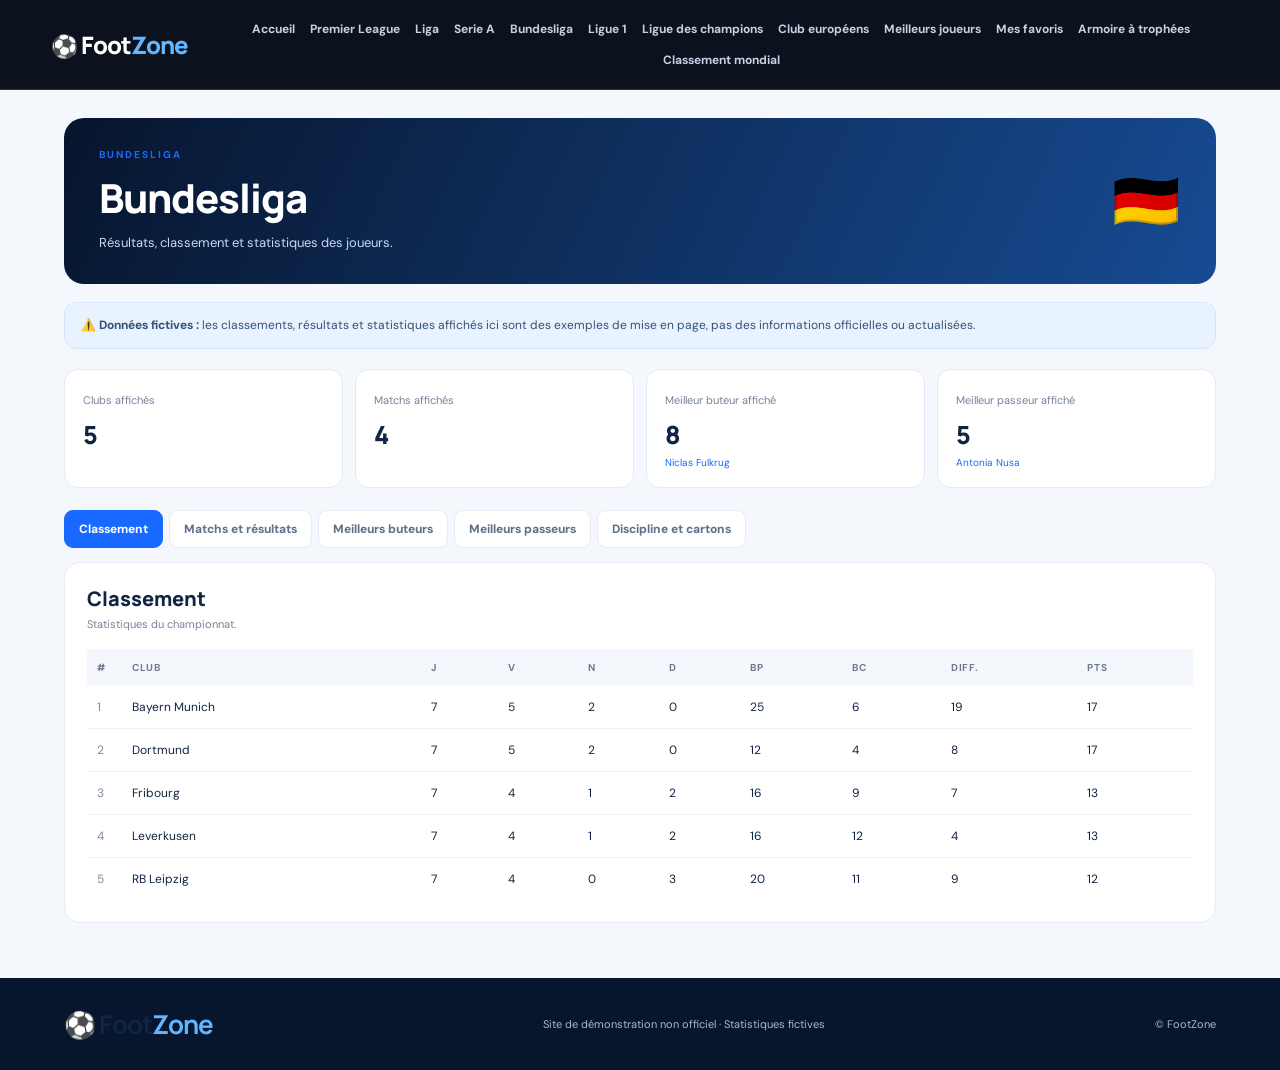
<file: bundesliga.html>
<!DOCTYPE html>
<html lang="fr">
<head>
  <meta charset="UTF-8">
  <meta name="viewport" content="width=device-width, initial-scale=1.0">
  <title>Championnat — FootZone</title>
  <link rel="stylesheet" href="style.css">
  <script src="script.js" defer></script>
</head>
<body>
      <header class="topbar">

        <a class="logo" href="index.html">
            <span class="logo-ball">⚽</span>
            Foot<span>Zone</span>
        </a>

        <button class="menu-toggle" aria-label="Ouvrir le menu">
            ☰
        </button>

        <nav class="nav">
            <a href="index.html">Accueil</a>
            <a href="premier.html">Premier League</a>
            <a href="liga.html">Liga</a>
            <a href="seria.html">Serie A</a>
            <a href="bundesliga.html">Bundesliga</a>
            <a href="ligue1.html">Ligue 1</a>
            <a href="ldc.html">Ligue des champions</a>
            <a href="club.html">Club européens</a>
            <a href="joueur.html">Meilleurs joueurs</a>
            <a href="favoris.html">Mes favoris</a>
            <a href="trophe.html">Armoire à trophées</a>
            <a href="classement.html">Classement mondial</a>
        </nav>

    </header>
  <main class="container">
    <div id="league-header"></div>
    <div class="notice"><strong>⚠️ Données fictives :</strong> les classements, résultats et statistiques affichés ici sont des exemples de mise en page, pas des informations officielles ou actualisées.</div>
    <section class="stats-grid" id="league-stats"></section>
    <div class="tabs" id="league-tabs"></div>
    <section class="data-panel" id="league-data"><div class="empty">Chargement des statistiques…</div></section>
  </main>
  <footer class="footer"><a class="logo" href="index.html">⚽ Foot<span>Zone</span></a><p>Site de démonstration non officiel · Statistiques fictives</p><span>© FootZone</span></footer>
</body>
</html>
</file>
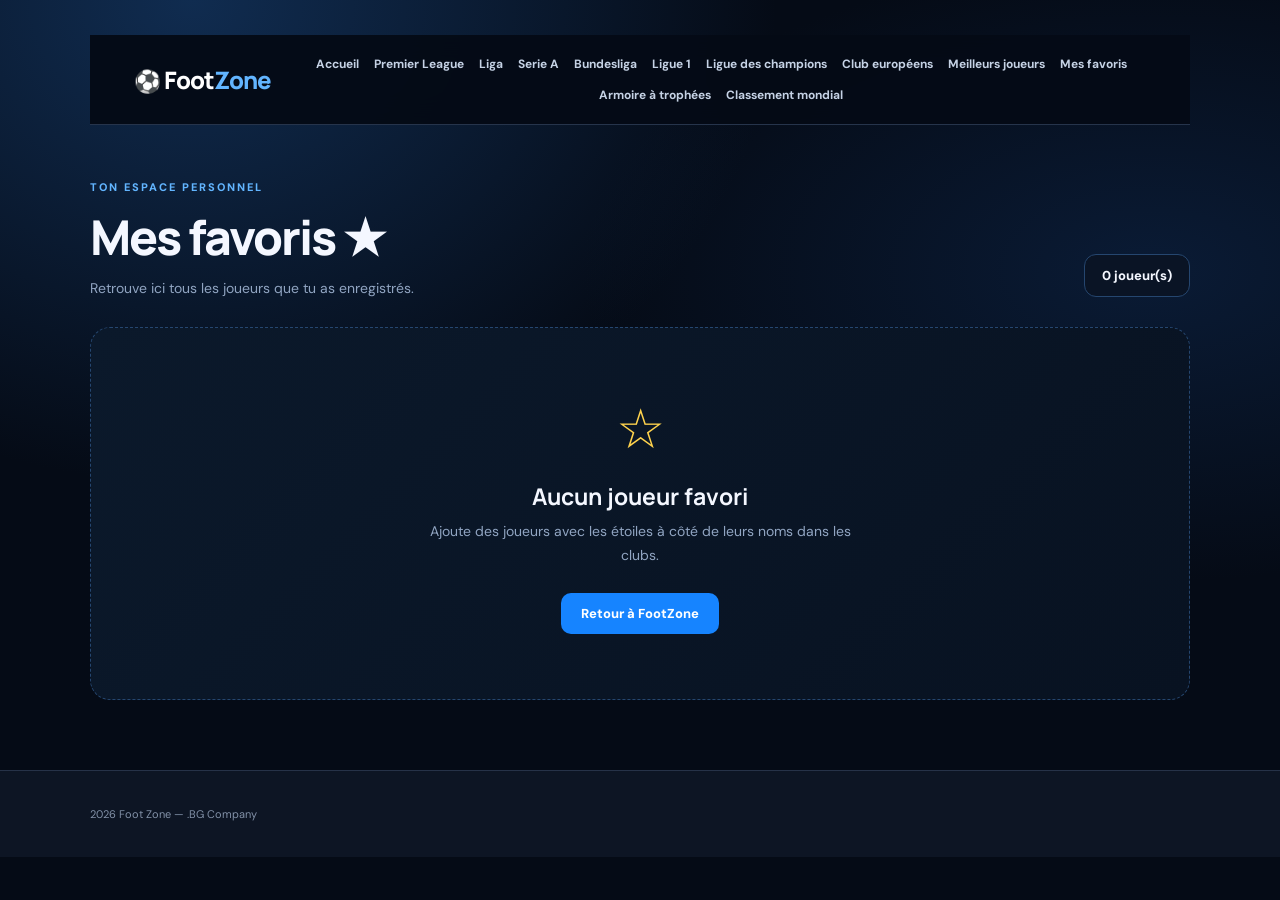
<file: favoris.html>
<!DOCTYPE html>
<html lang="fr">
<head>
  <meta charset="UTF-8">
  <meta name="viewport" content="width=device-width, initial-scale=1.0">

  <title>Mes joueurs favoris - FootZone</title>

  <link rel="stylesheet" href="style.css">
  <link rel="stylesheet" href="favoris.css">
</head>

<body class="favorites-page-body">
  <main class="favorites-page">

        <header class="topbar">
        <a class="logo" href="index.html">
            <span class="logo-ball">⚽</span>
            Foot<span>Zone</span>
        </a>
        <button class="menu-toggle" aria-label="Ouvrir le menu">
            ☰
        </button>
        <nav class="nav">
            <a href="index.html">Accueil</a>
            <a href="premier.html">Premier League</a>
            <a href="liga.html">Liga</a>
            <a href="seria.html">Serie A</a>
            <a href="bundesliga.html">Bundesliga</a>
            <a href="ligue1.html">Ligue 1</a>
            <a href="ldc.html">Ligue des champions</a>
            <a href="club.html">Club européens</a>
            <a href="joueur.html">Meilleurs joueurs</a>
            <a href="favoris.html">Mes favoris</a>
            <a href="trophe.html">Armoire à trophées</a>
            <a href="classement.html">Classement mondial</a>
        </nav>

    </header>

    <section class="favorites-heading">
      <div>
        <div class="eyebrow">Ton espace personnel</div>

        <h1>
          Mes favoris
          <span class="favorite-title-star">★</span>
        </h1>

        <p>
          Retrouve ici tous les joueurs que tu as enregistrés.
        </p>
      </div>

      <div class="count-pill">
        <span id="favoritesCount">0</span> joueur(s)
      </div>
    </section>

    <section
      id="favoritesList"
      class="favorites-list"
      aria-live="polite">
    </section>

  </main>

  <script src="favoris.js"></script>
<footer>
    <p> 2026 Foot Zone — .BG Company </p>
</footer>
</body>
</html>
</file>
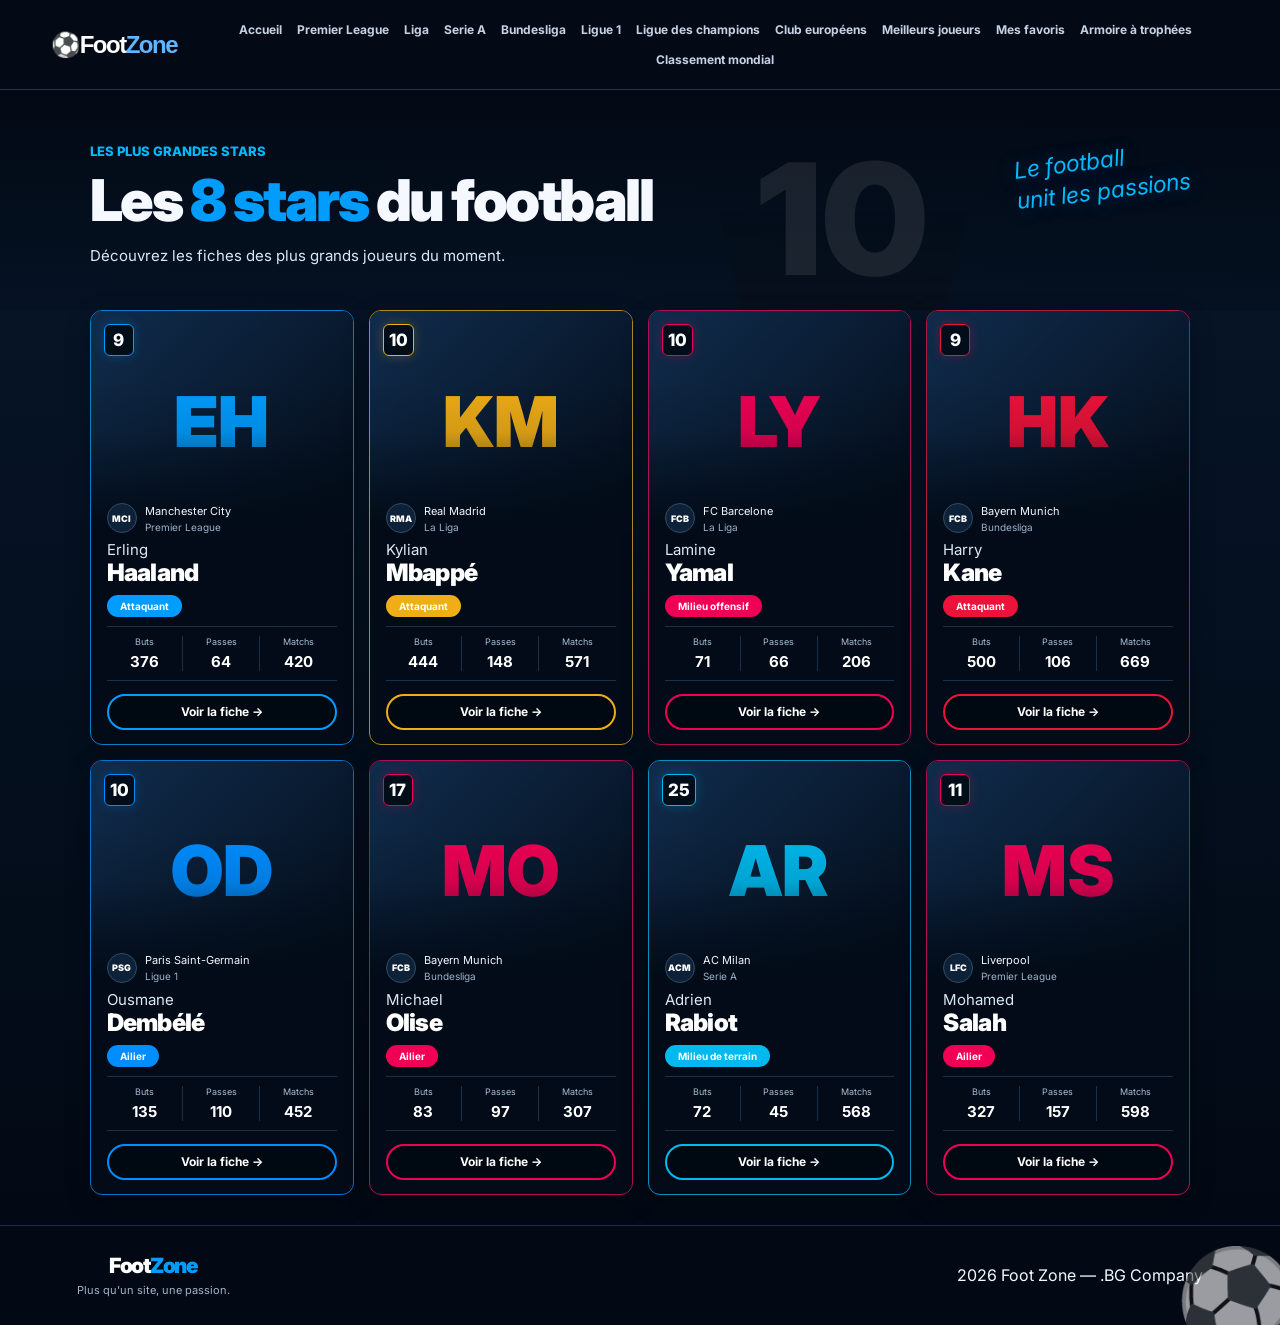
<file: joueur.html>
<!DOCTYPE html>
<html lang="fr">
<head>
  <meta charset="UTF-8">
  <meta name="viewport" content="width=device-width, initial-scale=1.0">
  <title>FootZone - Les 8 stars du football</title>
  <link rel="stylesheet" href="joueur.css">
  <script src="joueur.js" defer></script>
</head>
<body>

          <header class="topbar">
        <a class="logo" href="index.html">
            <span class="logo-ball">⚽</span>
            Foot<span>Zone</span>
        </a>
        <button class="menu-toggle" aria-label="Ouvrir le menu">
            ☰
        </button>
        <nav class="nav">
            <a href="index.html">Accueil</a>
            <a href="premier.html">Premier League</a>
            <a href="liga.html">Liga</a>
            <a href="seria.html">Serie A</a>
            <a href="bundesliga.html">Bundesliga</a>
            <a href="ligue1.html">Ligue 1</a>
            <a href="ldc.html">Ligue des champions</a>
            <a href="club.html">Club européens</a>
            <a href="joueur.html">Meilleurs joueurs</a>
            <a href="favoris.html">Mes favoris</a>
            <a href="trophe.html">Armoire à trophées</a>
            <a href="trophe.html">Classement mondial</a>
        </nav>

    </header>

  <main>
    <section class="hero">
      <div class="hero-content">
        <p class="hero-label">LES PLUS GRANDES STARS</p>
        <h1>Les <span>8 stars</span> du football</h1>
        <p class="hero-description">
          Découvrez les fiches des plus grands joueurs du moment.
        </p>
      </div>

      <div class="hero-player">
        <div class="hero-number">10</div>
      </div>

      <div class="hero-slogan">
        Le football<br>
        unit les passions
      </div>
    </section>

    <section class="players-section">
      <div class="players-grid" id="players"></div>
    </section>
  </main>

  <div class="modal" id="playerModal">
    <div class="modal-content">
      <button class="modal-close" id="closeModal" aria-label="Fermer">&times;</button>
      <div id="modalDetails"></div>
    </div>
  </div>

  <footer>

    <div class="footer-brand">
      <a href="index.html" class="logo">Foot<span class="logo-blue">Zone</span></a>
      <p>Plus qu'un site, une passion.</p>
    </div>

    <div class="footer-ball">⚽</div>
    <p> 2026 Foot Zone — .BG Company </p>
  </footer>

</body>
</html>
</file>
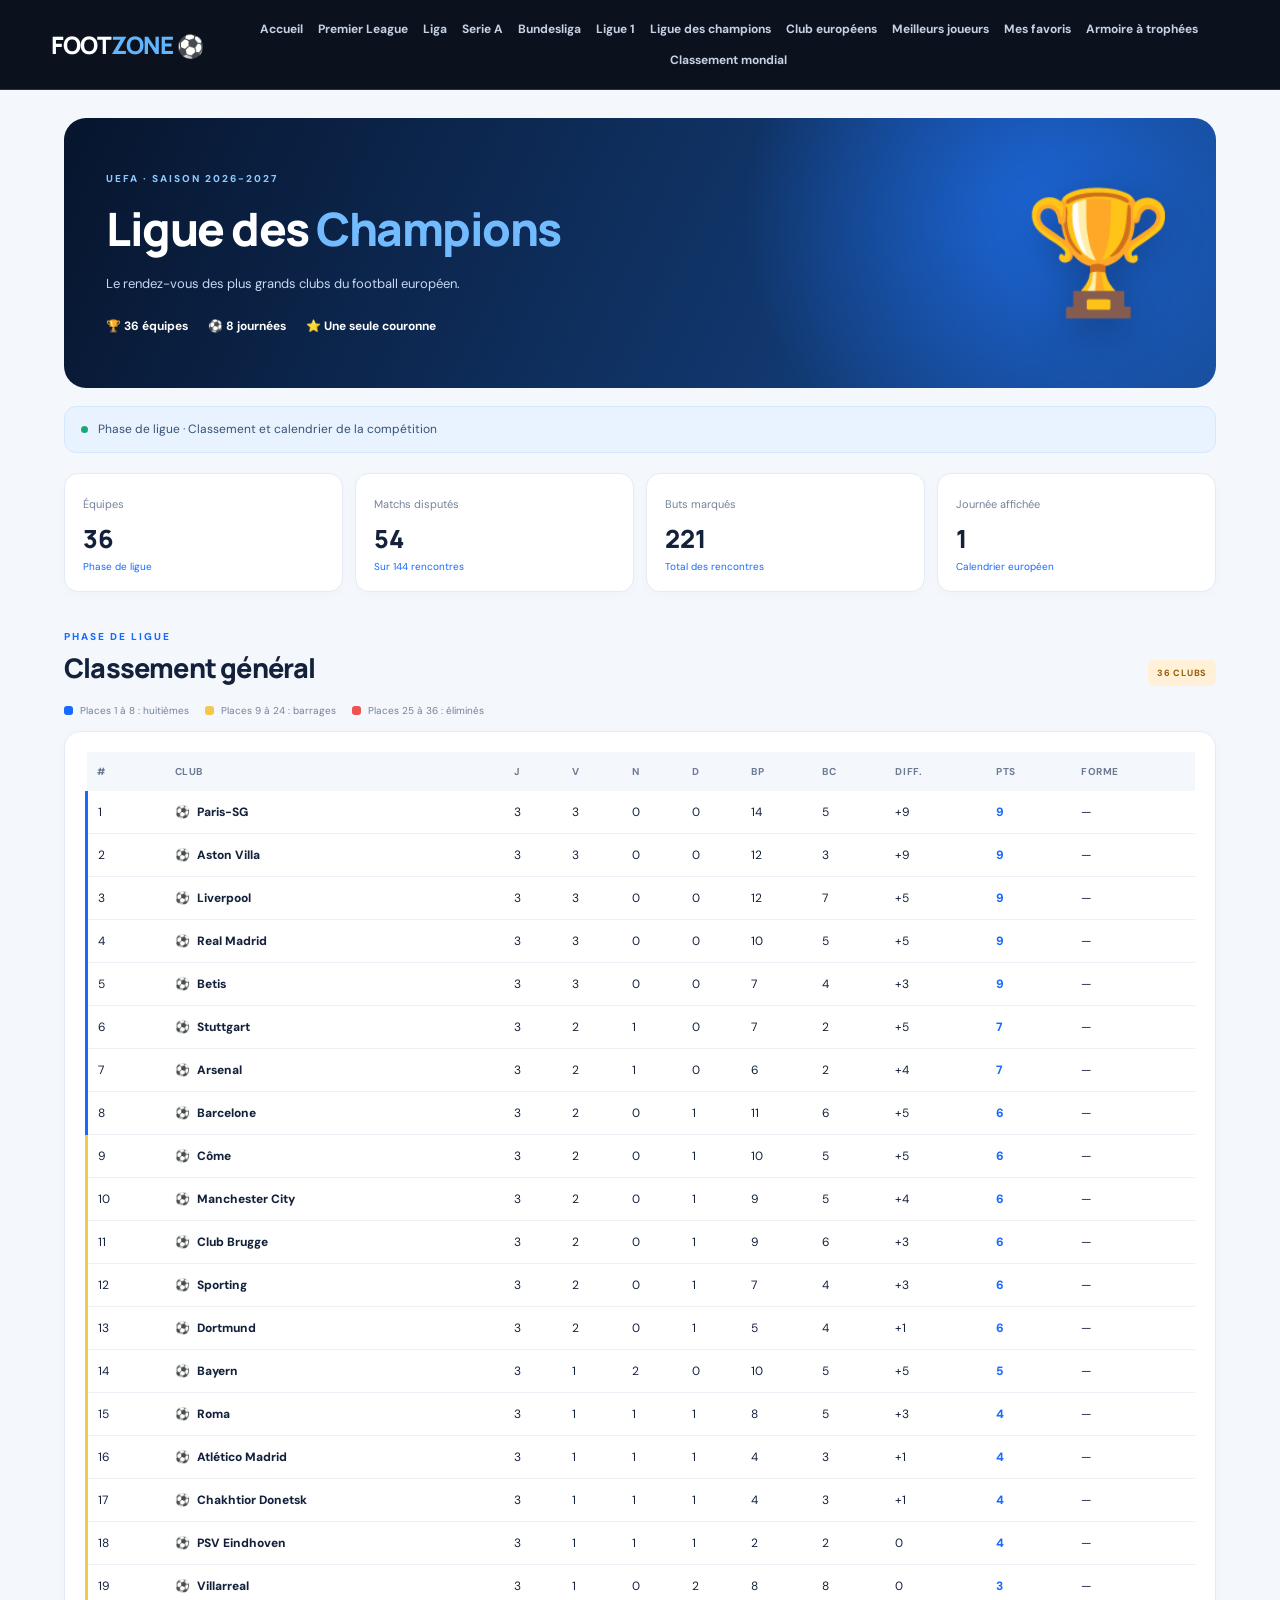
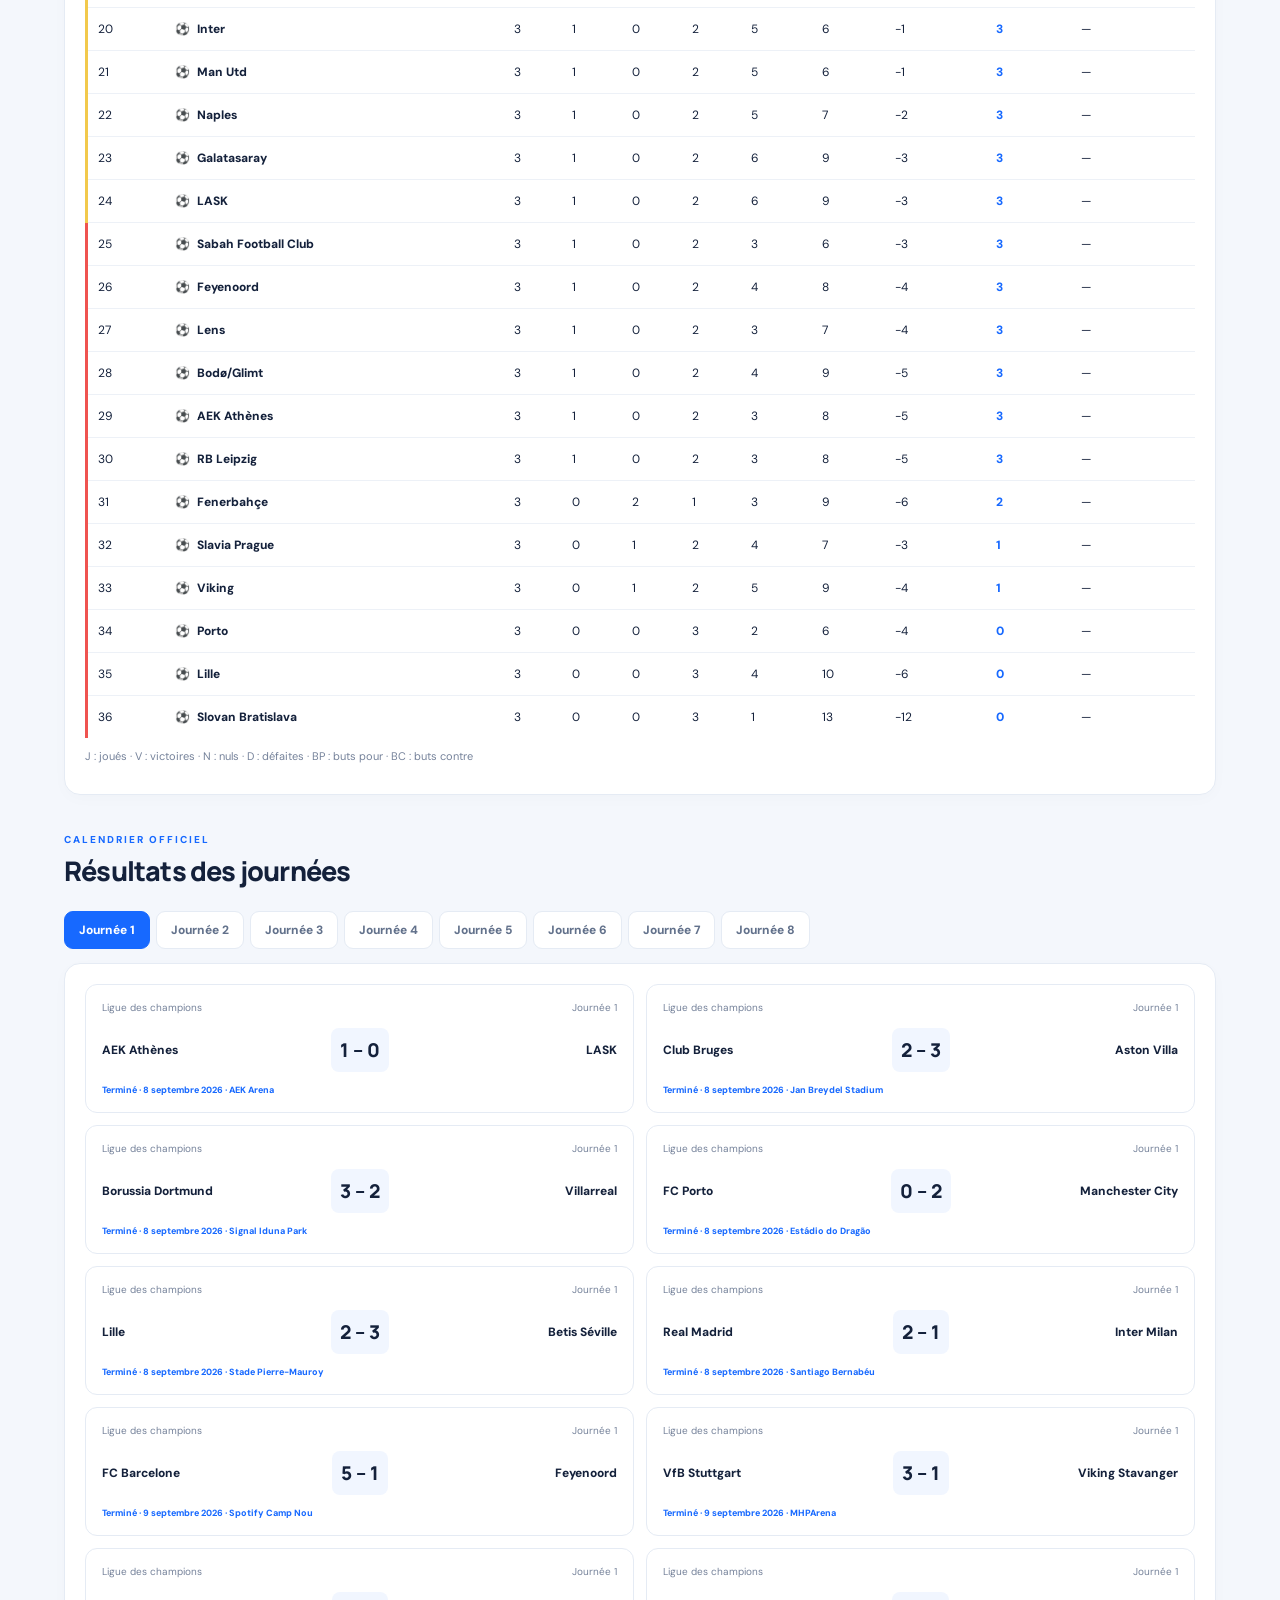
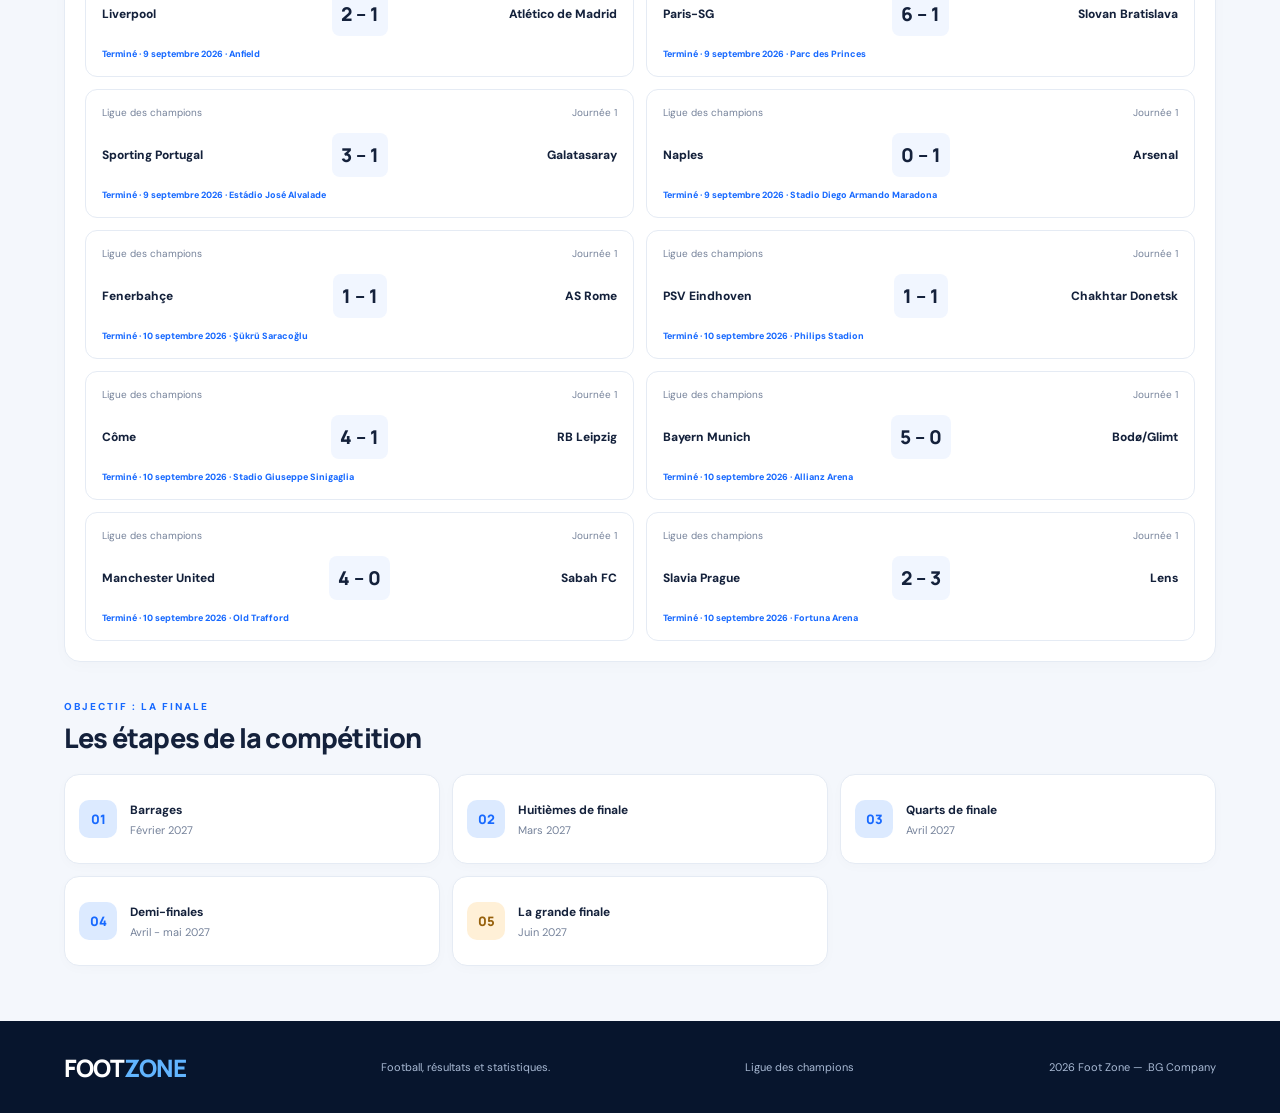
<file: ldc.html>
<!DOCTYPE html>
<html lang="fr">
<head>
  <meta charset="UTF-8">
  <meta name="viewport" content="width=device-width, initial-scale=1.0">
  <title>Ligue des champions - FootZone</title>
  <link rel="stylesheet" href="lds.css">
</head>
<body>
  <header class="topbar">
    <a href="index.html" class="logo">FOOT<span>ZONE</span> <span class="logo-ball">⚽</span></a>
    <nav class="nav">
            <a href="index.html">Accueil</a>
            <a href="premier.html">Premier League</a>
            <a href="liga.html">Liga</a>
            <a href="seria.html">Serie A</a>
            <a href="bundesliga.html">Bundesliga</a>
            <a href="ligue1.html">Ligue 1</a>
            <a href="ldc.html">Ligue des champions</a>
            <a href="club.html">Club européens</a>
            <a href="joueur.html">Meilleurs joueurs</a>
            <a href="favoris.html">Mes favoris</a>
            <a href="trophe.html">Armoire à trophées</a>
            <a href="classement.html">Classement mondial</a>
        </nav>
    <button class="menu-toggle" id="menuToggle">☰</button>
  </header>

  <main class="container">
    <section class="page-hero">
      <div>
        <span class="hero-eyebrow">UEFA · SAISON 2026-2027</span>
        <h1>Ligue des <span>Champions</span></h1>
        <p>Le rendez-vous des plus grands clubs du football européen.</p>
        <div class="hero-details">
          <span>🏆 36 équipes</span>
          <span>⚽ 8 journées</span>
          <span>⭐ Une seule couronne</span>
        </div>
      </div>
      <div class="page-flag">🏆</div>
    </section>

    <div class="notice">
      <span class="live-dot"></span>
      Phase de ligue · Classement et calendrier de la compétition
    </div>

    <section class="stats-grid">
      <article class="stat-card">
        <span>Équipes</span>
        <strong id="totalEquipes">36</strong>
        <small>Phase de ligue</small>
      </article>
      <article class="stat-card">
        <span>Matchs disputés</span>
        <strong id="totalMatchs">0</strong>
        <small>Sur 144 rencontres</small>
      </article>
      <article class="stat-card">
        <span>Buts marqués</span>
        <strong id="totalButs">0</strong>
        <small>Total des rencontres</small>
      </article>
      <article class="stat-card">
        <span>Journée affichée</span>
        <strong id="journeeActuelle">1</strong>
        <small>Calendrier européen</small>
      </article>
    </section>
    

    <section class="section">
      <div class="section-heading">
        <div>
          <span class="eyebrow">PHASE DE LIGUE</span>
          <h2>Classement général</h2>
        </div>
        <span class="fake-badge">36 CLUBS</span>
      </div>

      <div class="legend">
        <span><i class="legend-blue"></i> Places 1 à 8 : huitièmes</span>
        <span><i class="legend-yellow"></i> Places 9 à 24 : barrages</span>
        <span><i class="legend-red"></i> Places 25 à 36 : éliminés</span>
      </div>

      <div class="data-panel">
        <div class="table-wrap">
          <table>
            <thead>
              <tr>
                <th>#</th>
                <th>Club</th>
                <th>J</th>
                <th>V</th>
                <th>N</th>
                <th>D</th>
                <th>BP</th>
                <th>BC</th>
                <th>Diff.</th>
                <th>Pts</th>
                <th>Forme</th>
              </tr>
            </thead>
            <tbody id="classement"></tbody>
          </table>
        </div>
        <p class="muted">J : joués · V : victoires · N : nuls · D : défaites · BP : buts pour · BC : buts contre</p>
      </div>
    </section>

    <section class="section">
      <div class="section-heading">
        <div>
          <span class="eyebrow">CALENDRIER OFFICIEL </span>
          <h2>Résultats des journées</h2>
        </div>
      </div>
      <div class="tabs" id="boutonsJournees"></div>
      <div class="data-panel">
        <div id="matchs" class="match-cards"></div>
      </div>
    </section>

    <section class="section">
      <div class="section-heading">
        <div>
          <span class="eyebrow">OBJECTIF : LA FINALE</span>
          <h2>Les étapes de la compétition</h2>
        </div>
      </div>
      <div class="league-grid phases">
        <article class="league-card">
          <span class="phase-number">01</span>
          <div><strong>Barrages</strong><small>Février 2027</small></div>
        </article>
        <article class="league-card">
          <span class="phase-number">02</span>
          <div><strong>Huitièmes de finale</strong><small>Mars 2027</small></div>
        </article>
        <article class="league-card">
          <span class="phase-number">03</span>
          <div><strong>Quarts de finale</strong><small>Avril 2027</small></div>
        </article>
        <article class="league-card">
          <span class="phase-number">04</span>
          <div><strong>Demi-finales</strong><small>Avril - mai 2027</small></div>
        </article>
        <article class="league-card final-card">
          <span class="phase-number">05</span>
          <div><strong>La grande finale</strong><small>Juin 2027</small></div>
        </article>
      </div>
    </section>
  </main>

  <footer class="footer">
    <a href="index.html" class="logo">FOOT<span>ZONE</span></a>
    <p>Football, résultats et statistiques.</p>
    <span>Ligue des champions</span>
    <p> 2026 Foot Zone — .BG Company </p>
  </footer>

  <script src="lds.js"></script>
</body>
</html>
</file>
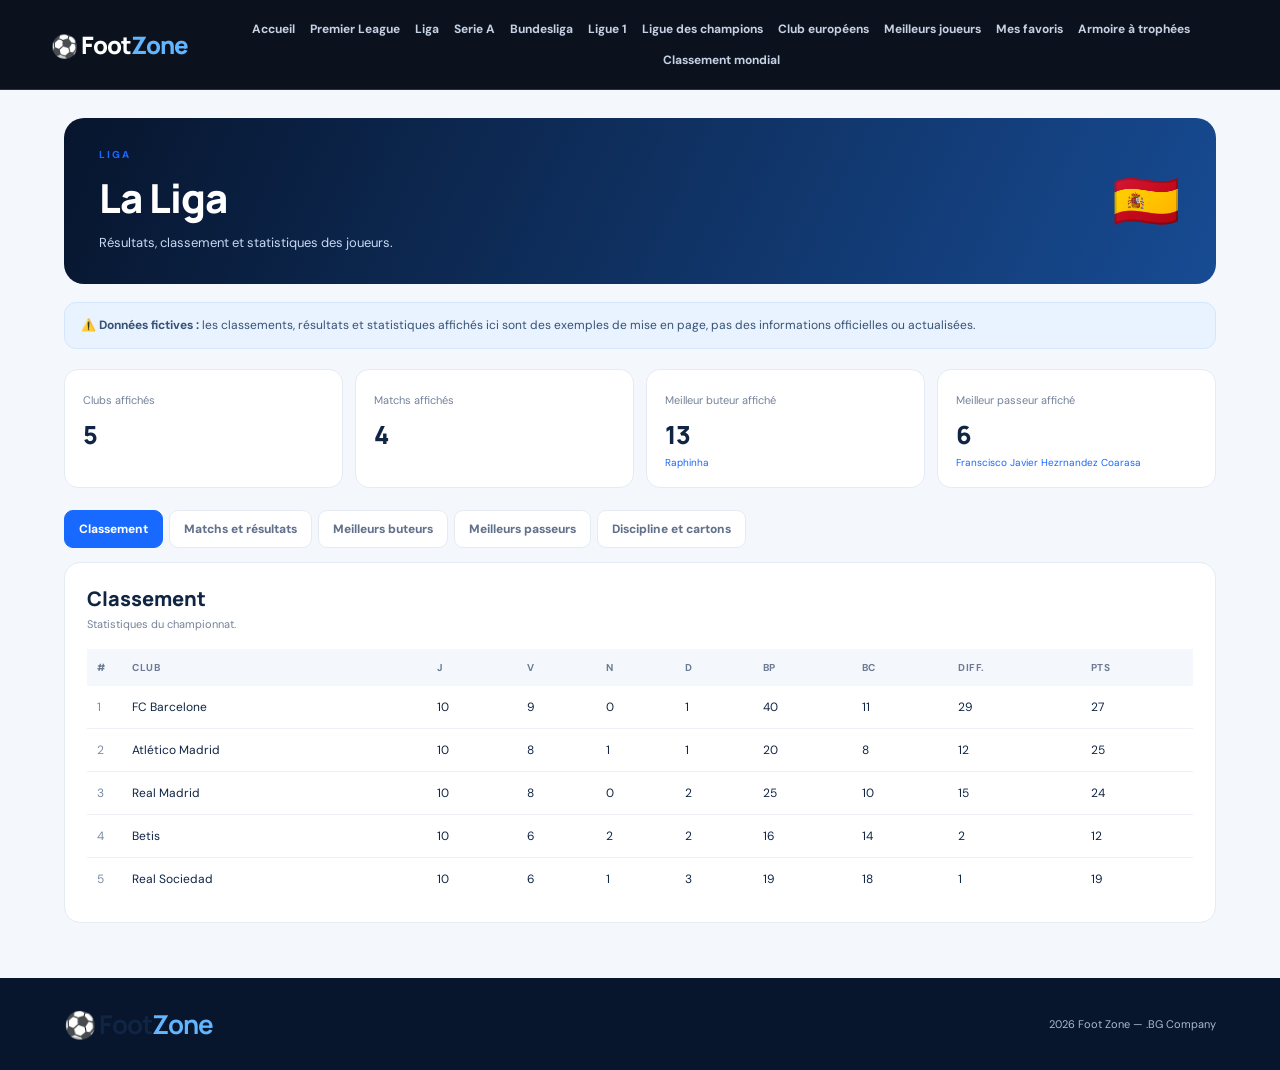
<file: liga.html>
<!DOCTYPE html>
<html lang="fr">
<head>
  <meta charset="UTF-8">
  <meta name="viewport" content="width=device-width, initial-scale=1.0">
  <title>Championnat — FootZone</title>
  <link rel="stylesheet" href="style.css">
  <script src="script.js" defer></script>
</head>
<body>
          <header class="topbar">
        <a class="logo" href="index.html">
            <span class="logo-ball">⚽</span>
            Foot<span>Zone</span>
        </a>
        <button class="menu-toggle" aria-label="Ouvrir le menu">
            ☰
        </button>
        <nav class="nav">
            <a href="index.html">Accueil</a>
            <a href="premier.html">Premier League</a>
            <a href="liga.html">Liga</a>
            <a href="seria.html">Serie A</a>
            <a href="bundesliga.html">Bundesliga</a>
            <a href="ligue1.html">Ligue 1</a>
            <a href="ldc.html">Ligue des champions</a>
            <a href="club.html">Club européens</a>
            <a href="joueur.html">Meilleurs joueurs</a>
            <a href="favoris.html">Mes favoris</a>
            <a href="trophe.html">Armoire à trophées</a>
            <a href="classement.html">Classement mondial</a>
        </nav>

    </header>
  <main class="container">
    <div id="league-header"></div>
    <div class="notice"><strong>⚠️ Données fictives :</strong> les classements, résultats et statistiques affichés ici sont des exemples de mise en page, pas des informations officielles ou actualisées.</div>
    <section class="stats-grid" id="league-stats"></section>
    <div class="tabs" id="league-tabs"></div>
    <section class="data-panel" id="league-data"><div class="empty">Chargement des statistiques…</div></section>
  </main>
  <footer class="footer"><a class="logo" href="1.html">⚽ Foot<span>Zone</span></a><span>2026 Foot Zone — .BG Company </span></footer>
</body>
</html>
</file>
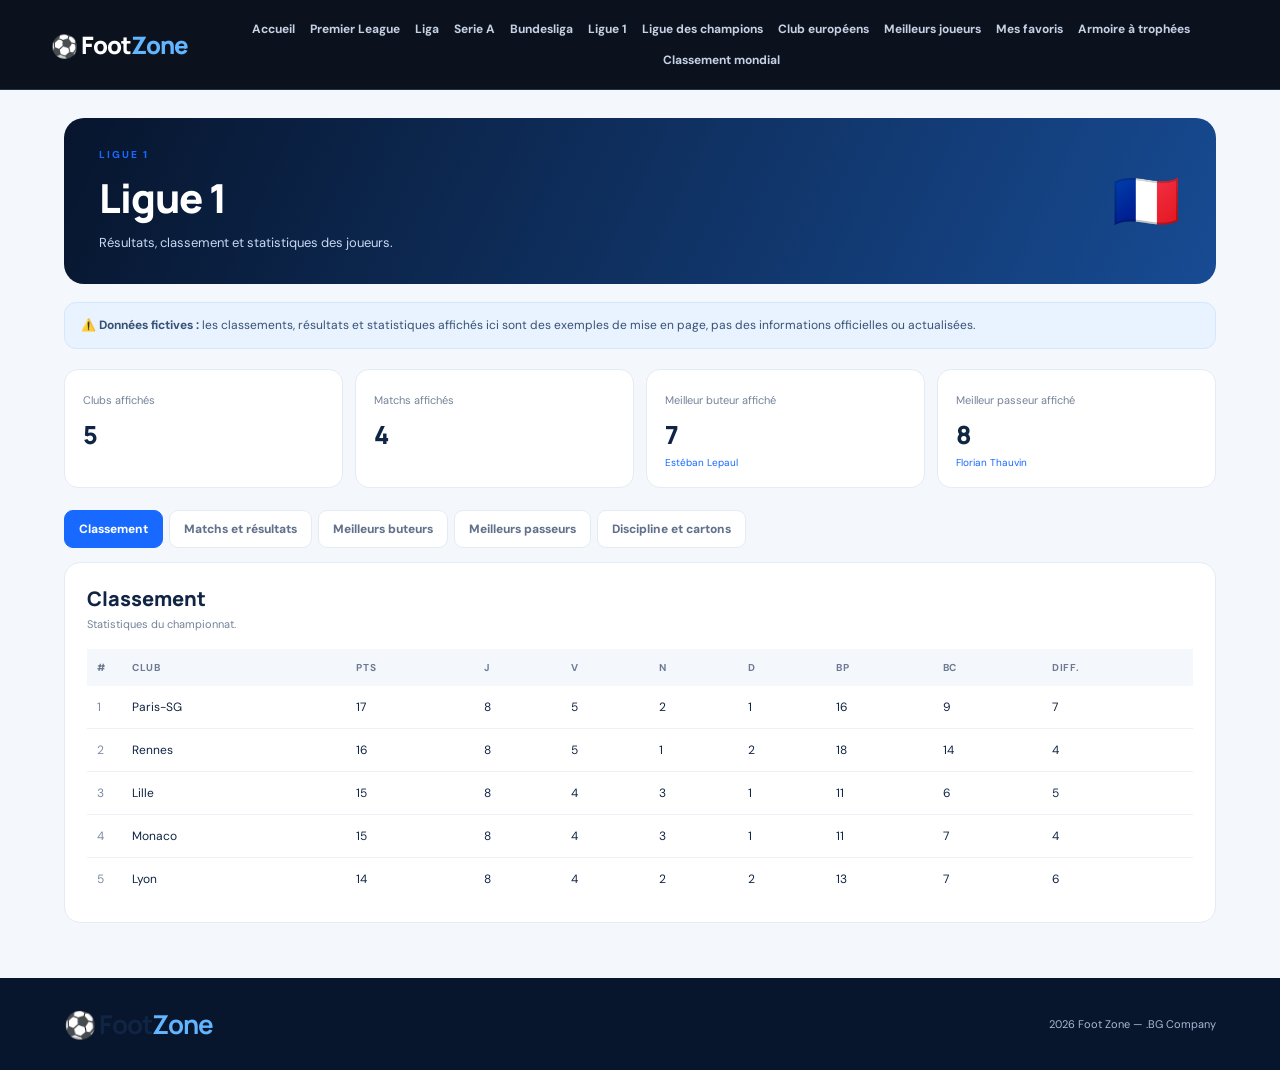
<file: ligue1.html>
<!DOCTYPE html>
<html lang="fr">
<head>
  <meta charset="UTF-8">
  <meta name="viewport" content="width=device-width, initial-scale=1.0">
  <title>Championnat — FootZone</title>
  <link rel="stylesheet" href="style.css">
  <script src="script.js" defer></script>
</head>
<body>
          <header class="topbar">
        <a class="logo" href="index.html">
            <span class="logo-ball">⚽</span>
            Foot<span>Zone</span>
        </a>
        <button class="menu-toggle" aria-label="Ouvrir le menu">
            ☰
        </button>
        <nav class="nav">
            <a href="index.html">Accueil</a>
            <a href="premier.html">Premier League</a>
            <a href="liga.html">Liga</a>
            <a href="seria.html">Serie A</a>
            <a href="bundesliga.html">Bundesliga</a>
            <a href="ligue1.html">Ligue 1</a>
            <a href="ldc.html">Ligue des champions</a>
            <a href="club.html">Club européens</a>
            <a href="joueur.html">Meilleurs joueurs</a>
            <a href="favoris.html">Mes favoris</a>
            <a href="trophe.html">Armoire à trophées</a>
            <a href="classement.html">Classement mondial</a>
        </nav>

    </header>
  <main class="container">
    <div id="league-header"></div>
    <div class="notice"><strong>⚠️ Données fictives :</strong> les classements, résultats et statistiques affichés ici sont des exemples de mise en page, pas des informations officielles ou actualisées.</div>
    <section class="stats-grid" id="league-stats"></section>
    <div class="tabs" id="league-tabs"></div>
    <section class="data-panel" id="league-data"><div class="empty">Chargement des statistiques…</div></section>
  </main>
<footer class="footer"><a class="logo" href="1.html">⚽ Foot<span>Zone</span></a><span>2026 Foot Zone — .BG Company </span></footer></body>
</html>
</file>
<file: style.css>
@import url('https://fonts.googleapis.com/css2?family=DM+Sans:wght@400;500;600;700&family=Manrope:wght@400;500;600;700;800&display=swap');

:root {
  --navy: #07152d;
  --navy-2: #0d2142;
  --blue: #1769ff;
  --blue-light: #dceaff;
  --sky: #62b5ff;
  --white: #ffffff;
  --bg: #f4f7fc;
  --text: #14213b;
  --muted: #75829a;
  --border: #e5ebf4;
  --green: #18a875;
  --yellow: #f2c94c;
  --red: #ef5350;
  --radius: 18px;
  --shadow: 0 12px 35px rgba(15, 42, 84, .08);
}
.topbar {
    min-height: 90px;
    padding: 15px 4%;
    background: rgba(5, 11, 22, 0.97);
    backdrop-filter: blur(14px);
    display: flex;
    align-items: center;
    justify-content: space-between;
    gap: 25px;
    position: sticky;
    top: 0;
    z-index: 1000;
    border-bottom: 1px solid #26344b;
}

.topbar .logo {
    flex-shrink: 0;
    color: white;
    font: 800 24px 'Manrope', sans-serif;
    white-space: nowrap;
    text-decoration: none;
}

.topbar .logo span:last-child {
    color: #62b5ff;
}

.nav {
    display: flex;
    align-items: center;
    justify-content: center;
    flex-wrap: wrap;
    gap: 15px;
}

.nav a {
    color: #c5d2e5;
    font-size: 12px;
    font-weight: 700;
    text-decoration: none;
    white-space: nowrap;
    transition: color .2s;
}

.nav a:hover,
.nav a.active {
    color: #62b5ff;
}

.menu-toggle {
    display: none;
    color: white;
    background: transparent;
    border: none;
    font-size: 26px;
    cursor: pointer;
}
* { box-sizing: border-box; }
html { scroll-behavior: smooth; }
body { margin: 0; background: var(--bg); color: var(--text); font-family: 'DM Sans', sans-serif; }
a { color: inherit; text-decoration: none; }
button { font: inherit; }
.logo { font: 800 24px 'Manrope', sans-serif; letter-spacing: -1px; white-space: nowrap; }
.logo span:last-child { color: var(--sky); }
.logo-ball { font-size: 22px; }
.menu-toggle { display: none; color: white; background: transparent; border: 0; font-size: 26px; cursor: pointer; }
.container { width: min(1200px, 90%); margin: 0 auto; }
.hero { min-height: 355px; margin-top: 28px; padding: 48px 55px; border-radius: 25px; overflow: hidden; background: radial-gradient(circle at 82% 35%, #1c65d6 0, transparent 30%), linear-gradient(115deg, #07152d 5%, #0c2853 70%, #164c9a); color: white; position: relative; display: flex; align-items: center; }
.hero-content { max-width: 580px; position: relative; z-index: 1; }
.eyebrow { display: block; color: var(--blue); font-size: 10px; letter-spacing: 2px; font-weight: 800; margin-bottom: 9px; }
.hero .eyebrow { color: #8fcaff; }
.hero h1 { font: 800 clamp(38px, 5vw, 58px)/1.05 'Manrope', sans-serif; letter-spacing: -2.5px; margin: 0 0 15px; }
.hero h1 span { color: #72bbff; }
.hero p { max-width: 460px; color: #c7d7ef; line-height: 1.7; margin: 0 0 24px; }
.button { display: inline-flex; gap: 18px; align-items: center; padding: 13px 18px; background: var(--blue); color: white; font-size: 13px; font-weight: 800; border-radius: 11px; box-shadow: 0 8px 22px #1769ff55; transition: transform .2s, background .2s; }
.button:hover { transform: translateY(-2px); background: #3980ff; }
.button span { font-size: 18px; }
.hero-ball { position: absolute; right: 9%; top: 7%; font-size: clamp(130px, 20vw, 230px); opacity: .18; transform: rotate(-17deg); filter: drop-shadow(0 15px 20px #0005); }
.hero-tag { position: absolute; right: 28px; bottom: 25px; color: #c7d7ef; font-size: 10px; letter-spacing: 1.5px; font-weight: 800; }
.live-dot { display: inline-block; height: 7px; width: 7px; border-radius: 50%; background: #5ee6a7; margin-right: 7px; box-shadow: 0 0 0 4px #5ee6a720; }
.notice { margin-top: 18px; padding: 13px 16px; border-radius: 12px; background: #e9f2ff; color: #365275; border: 1px solid #d5e6ff; font-size: 12px; line-height: 1.6; }
.section { margin: 38px 0; }
.section-heading { display: flex; align-items: end; justify-content: space-between; gap: 18px; margin-bottom: 18px; }
.section-heading h2 { margin: 0; font: 800 clamp(21px, 3vw, 27px) 'Manrope', sans-serif; letter-spacing: -.8px; }
.section-heading .eyebrow { margin-bottom: 6px; }
.muted, .news-meta { color: var(--muted); font-size: 11px; }
.league-grid { display: grid; grid-template-columns: repeat(3, 1fr); gap: 12px; }
.league-card { min-height: 105px; padding: 17px 14px; border-radius: 15px; background: white; border: 1px solid var(--border); display: flex; align-items: center; gap: 10px; box-shadow: 0 3px 12px #10274b05; transition: .2s ease; }
.league-card:hover { border-color: #9fc4ff; transform: translateY(-4px); box-shadow: var(--shadow); }
.league-icon { font-size: 28px; }
.league-card strong, .league-card small { display: block; }
.league-card strong { font-size: 12px; }
.league-card small { margin-top: 5px; color: var(--muted); font-size: 11px; }
.arrow { margin-left: auto; align-self: flex-start; color: #9aabc5; }
.fake-badge { flex-shrink: 0; background: #fff0d7; color: #96600b; border-radius: 6px; padding: 6px 8px; font-size: 9px; font-weight: 800; letter-spacing: .7px; }
.news-grid { display: grid; grid-template-columns: 1.25fr 1fr 1fr; gap: 15px; }
.news-card, .panel { background: white; border: 1px solid var(--border); border-radius: var(--radius); overflow: hidden; box-shadow: 0 4px 16px #10274b05; }
.news-art { min-height: 130px; display: grid; place-items: center; font-size: 65px; }
.art-ball { background: radial-gradient(circle, #d9eaff, #80b7ff); }
.art-blue { background: linear-gradient(135deg, #09214a, #378aff); }
.art-light { background: linear-gradient(135deg, #e4edff, #b3dcff); }
.news-body { padding: 18px; }
.news-category { color: var(--blue); font-size: 9px; font-weight: 800; letter-spacing: 1.2px; }
.news-body h3 { font: 800 16px/1.4 'Manrope', sans-serif; margin: 9px 0; }
.news-body p { color: #66748d; font-size: 12px; line-height: 1.7; margin: 0 0 15px; }
.news-meta { display: block; }
.two-columns { display: grid; grid-template-columns: 1fr 1fr; gap: 16px; }
.panel { padding: 22px; }
.compact { align-items: center; }
.compact h2 { font-size: 20px; }
.match-list { display: grid; gap: 10px; }
.match-row { display: grid; grid-template-columns: 1fr auto 1fr; align-items: center; gap: 10px; background: #f6f8fc; border-radius: 10px; padding: 14px; font-size: 12px; }
.match-row strong { background: white; padding: 8px 11px; border-radius: 7px; font-size: 14px; }
.team { font-weight: 700; }
.team.right { text-align: right; }
.leader-row { display: flex; align-items: center; gap: 12px; padding: 12px 0; border-bottom: 1px solid var(--border); }
.leader-row:last-child { border-bottom: 0; }
.rank { color: #96a4ba; font-size: 12px; font-weight: 800; }
.player-avatar { width: 34px; height: 34px; display: grid; place-items: center; border-radius: 10px; background: #e8f1ff; }
.player-name { font-size: 12px; font-weight: 800; flex: 1; }
.player-name small { display: block; color: var(--muted); font-size: 10px; margin-top: 4px; font-weight: 500; }
.leader-row > strong { font-size: 15px; }
.leader-row > strong small { font-size: 10px; color: var(--muted); font-weight: 500; }
.page-hero { margin-top: 28px; padding: 30px 35px; background: linear-gradient(115deg, var(--navy), #174b93); border-radius: 20px; color: white; display: flex; align-items: center; justify-content: space-between; gap: 20px; }
.page-hero h1 { font: 800 clamp(28px, 4vw, 40px) 'Manrope', sans-serif; margin: 4px 0 8px; letter-spacing: -1px; }
.page-hero p { margin: 0; color: #c8d9f3; font-size: 13px; line-height: 1.6; }
.page-flag { font-size: 55px; }
.stats-grid { display: grid; grid-template-columns: repeat(4, 1fr); gap: 12px; margin: 20px 0; }
.stat-card { padding: 18px; background: white; border: 1px solid var(--border); border-radius: 14px; }
.stat-card span { color: var(--muted); font-size: 11px; }
.stat-card strong { display: block; margin-top: 8px; font: 800 25px 'Manrope', sans-serif; }
.stat-card small { display: block; margin-top: 4px; color: var(--blue); font-size: 10px; }
.tabs { display: flex; gap: 6px; flex-wrap: wrap; margin: 22px 0 14px; }
.tab-button { padding: 10px 14px; border: 1px solid var(--border); border-radius: 9px; color: #62718b; background: white; cursor: pointer; font-size: 12px; font-weight: 800; transition: .2s; }
.tab-button:hover, .tab-button.active { background: var(--blue); border-color: var(--blue); color: white; }
.data-panel { padding: 22px; background: white; border: 1px solid var(--border); border-radius: 16px; overflow: hidden; }
.data-panel h2 { margin: 0 0 5px; font: 800 20px 'Manrope', sans-serif; }
.data-panel .subheading { margin: 0 0 18px; color: var(--muted); font-size: 11px; }
.table-wrap { width: 100%; overflow-x: auto; }
table { border-collapse: collapse; width: 100%; min-width: 480px; text-align: left; }
th { padding: 12px 10px; background: #f4f7fc; color: #6c7a92; font-size: 10px; text-transform: uppercase; letter-spacing: .6px; white-space: nowrap; }
td { padding: 13px 10px; border-bottom: 1px solid #edf1f7; font-size: 12px; white-space: nowrap; }
tbody tr:last-child td { border-bottom: 0; }
tbody tr:hover { background: #f8faff; }
.position { color: #7b8ba4; width: 35px; }
.club-cell { font-weight: 800; }
.club-cell .club-emoji { margin-right: 7px; }
.points { color: var(--blue); font-weight: 800; }
.form { display: flex; gap: 3px; }
.form span { width: 17px; height: 17px; display: grid; place-items: center; border-radius: 5px; color: white; font-size: 9px; font-weight: 800; }
.form .w { background: var(--green); } .form .d { background: #98a5b9; } .form .l { background: var(--red); }
.match-cards { display: grid; grid-template-columns: repeat(2, 1fr); gap: 12px; }
.fixture { border: 1px solid var(--border); border-radius: 12px; padding: 16px; }
.fixture-top { display: flex; justify-content: space-between; gap: 10px; color: var(--muted); font-size: 10px; margin-bottom: 14px; }
.fixture-teams { display: grid; grid-template-columns: 1fr auto 1fr; align-items: center; gap: 8px; }
.fixture-team { font-size: 12px; font-weight: 800; }
.fixture-team:last-child { text-align: right; }
.fixture-score { font: 800 19px 'Manrope', sans-serif; background: #f1f6ff; border-radius: 8px; padding: 9px; }
.fixture-status { color: var(--blue); font-size: 9px; font-weight: 800; margin-top: 12px; }
.fake-label { color: #98610d; background: #fff1d7; border-radius: 5px; padding: 4px 6px; font-size: 9px; font-weight: 800; }
.footer { margin-top: 55px; background: var(--navy); padding: 28px 5%; display: flex; justify-content: space-between; align-items: center; gap: 20px; color: #a9bad4; }
.footer p { font-size: 11px; text-align: center; }
.footer > span { font-size: 11px; }
.empty { padding: 25px; color: var(--muted); text-align: center; font-size: 13px; }


.articles {
  max-width: 1200px;
  margin: 40px auto;
  padding: 20px;
}

.articles h2 {
  color: #ffffff;
  margin-bottom: 25px;
  font-size: 30px;
}

.articles-grid {
  display: grid;
  grid-template-columns: repeat(3, minmax(0, 1fr));
  gap: 15px;
}

.article-card {
  display: block;
  overflow: hidden;
  border-radius: 14px;
  background: #102443;
  color: white;
  text-decoration: none;
  transition: transform 0.25s, background 0.25s;
}

.article-card:hover {
  transform: translateY(-6px);
  background: #17365f;
}

.article-card img {
  width: 100%;
  height: 190px;
  object-fit: cover;
}

.article-info {
  padding: 20px;
}

.article-info span,
.article-category {
  color: #67b7ff;
  font-size: 12px;
  font-weight: bold;
}

.article-info h3 {
  margin: 12px 0;
}

.article-info p {
  color: #c6d3e5;
  line-height: 1.6;
}

.article-info strong {
  display: inline-block;
  margin-top: 12px;
  color: #67b7ff;
}

.article-header {
  display: flex;
  align-items: center;
  justify-content: space-between;
  gap: 20px;
  padding: 22px 6%;
  background: #09172d;
}

.logo {
  color: white;
  font-size: 26px;
  font-weight: bold;
  text-decoration: none;
}

.back-link,
.back-button {
  color: #67b7ff;
  text-decoration: none;
}

.article-page {
  max-width: 850px;
  margin: 40px auto;
  padding: 24px;
  color: white;
}

.article-page h1 {
  font-size: clamp(28px, 5vw, 44px);
  line-height: 1.2;
  margin: 15px 0;
}

.article-date {
  color: #598dd6;
  margin-bottom: 25px;
}

.article-cover {
  display: block;
  width: 100%;
  max-height: 450px;
  object-fit: cover;
  border-radius: 14px;
  margin-bottom: 28px;
}

.article-intro {
  font-size: 21px;
  font-weight: bold;
  line-height: 1.6;
}

.article-paragraph {
  color: #d5deeb;
  font-size: 17px;
  line-height: 1.9;
  margin: 22px 0;
}

.back-button {
  display: inline-block;
  margin-top: 20px;
  padding: 12px 18px;
  border: 1px solid #67b7ff;
  border-radius: 8px;
}

body {
  color: #102443;
}

.articles h2,
.article-info h3,
.article-info p,
.article-page h1,
.article-intro,
.article-paragraph {
  color: #102443;
}

.article-card {
  background: #ffffff;
  border: 1px solid #dbe7f5;
}

.article-card:hover {
  background: #edf5ff;
}

.article-info span,
.article-info strong,
.article-category,
.back-link,
.back-button {
  color: #123d70;
}

.article-header {
  background: #eaf2fc;
}

.logo {
  color: #102443;
}

.article-date {
  color: #45617f;
}
</file>
<file: favoris.css>
@import url('https://fonts.googleapis.com/css2?family=DM+Sans:wght@400;500;600;700;800&family=Manrope:wght@400;500;600;700;800&display=swap');

:root {
    --background: #050b16;
    --panel: #0a1425;
    --panel-light: #0e1c32;
    --blue: #1684ff;
    --blue-light: #62b5ff;
    --text: #f4f7ff;
    --muted: #91a5c2;
    --yellow: #ffd34d;
    --border: #1d3452;
}

* {
    box-sizing: border-box;
}
footer {
    border-top: 1px solid #263248;
    padding: 25px 7%;
    display: flex;
    justify-content: space-between;
    align-items: center;
    gap: 15px;
    color: #8291a8;
    font-size: 11px;
    background: #0d1524;
}   
body.favorites-page-body {
    margin: 0;
    min-height: 100vh;
    background:
        radial-gradient(ellipse at 15% 0%, #102c50 0%, transparent 38%),
        radial-gradient(ellipse at 90% 30%, #0a1b35 0%, transparent 35%),
        var(--background);
    color: var(--text);
    font-family: 'DM Sans', sans-serif;
}

.favorites-page {
    width: min(1100px, 92%);
    margin: auto;
    padding: 35px 0 70px;
}

.favorites-nav {
    display: flex;
    align-items: center;
    flex-wrap: wrap;
    justify-content: center;
    gap: 15px;
}

.favorites-nav a {
    color: #9badc7;
    font-size: 12px;
    font-weight: 700;
    transition: color .2s;
}

.favorites-nav a:hover,
.favorites-nav a.active {
    color: var(--blue-light);
}

.topbar {
    min-height: 90px;
    padding: 15px 4%;
    background: rgba(5, 11, 22, 0.97);
    backdrop-filter: blur(14px);
    display: flex;
    align-items: center;
    justify-content: space-between;
    gap: 25px;
    position: sticky;
    top: 0;
    z-index: 1000;
    border-bottom: 1px solid #26344b;
}

.topbar .logo {
    flex-shrink: 0;
    color: white;
    font: 800 24px 'Manrope', sans-serif;
    white-space: nowrap;
    text-decoration: none;
}

.topbar .logo span:last-child {
    color: #62b5ff;
}

.nav {
    display: flex;
    align-items: center;
    justify-content: center;
    flex-wrap: wrap;
    gap: 15px;
}

.nav a {
    color: #c5d2e5;
    font-size: 12px;
    font-weight: 700;
    text-decoration: none;
    white-space: nowrap;
    transition: color .2s;
}

.nav a:hover,
.nav a.active {
    color: #62b5ff;
}

.menu-toggle {
    display: none;
    color: white;
    background: transparent;
    border: none;
    font-size: 26px;
    cursor: pointer;
}

.back-link {
    color: var(--muted);
    text-decoration: none;
    font-size: 13px;
    font-weight: 700;
    transition: color .2s;
}

.back-link:hover {
    color: var(--blue-light);
}

.favorites-heading {
    display: flex;
    justify-content: space-between;
    align-items: end;
    gap: 20px;
    margin: 55px 0 30px;
}

.eyebrow {
    color: var(--blue-light);
    font-size: 11px;
    font-weight: 800;
    letter-spacing: 2px;
    text-transform: uppercase;
}

.favorites-heading h1 {
    margin: 10px 0;
    font-family: 'Manrope', sans-serif;
    font-size: clamp(32px, 5vw, 48px);
    font-weight: 800;
    letter-spacing: -2px;
}

.favorites-heading p {
    margin: 0;
    color: var(--muted);
    font-size: 14px;
}

.count-pill {
    flex-shrink: 0;
    padding: 12px 17px;
    background: var(--panel);
    border: 1px solid #25466f;
    border-radius: 12px;
    color: var(--text);
    font-size: 13px;
    font-weight: 800;
}

.favorites-list {
    display: grid;
    grid-template-columns: repeat(auto-fit, minmax(280px, 1fr));
    gap: 16px;
}

.favorite-card {
    position: relative;
    display: flex;
    align-items: center;
    gap: 15px;
    padding: 20px;
    min-width: 0;
    background: linear-gradient(135deg, #0d1d33, #081221);
    border: 1px solid var(--border);
    border-radius: 17px;
    transition: transform .25s, border-color .25s, box-shadow .25s;
}

.favorite-card:hover {
    transform: translateY(-4px);
    border-color: var(--blue);
    box-shadow: 0 12px 35px #00000055;
}

.favorite-card-star {
    display: grid;
    place-items: center;
    width: 48px;
    height: 48px;
    flex: 0 0 48px;
    border-radius: 14px;
    background: #2a2617;
    color: var(--yellow);
    font-size: 26px;
}

.favorite-card-info {
    min-width: 0;
    flex: 1;
}

.favorite-club {
    color: var(--blue-light);
    font-size: 10px;
    font-weight: 800;
    letter-spacing: 1.3px;
    text-transform: uppercase;
}

.favorite-card h2 {
    margin: 6px 0;
    font-family: 'Manrope', sans-serif;
    font-size: 17px;
    font-weight: 800;
    overflow-wrap: anywhere;
}

.favorite-card p {
    margin: 0;
    color: var(--muted);
    font-size: 12px;
}

.favorite-card small {
    display: block;
    margin-top: 6px;
    color: #7186a2;
    font-size: 11px;
}

.favorite-delete {
    flex-shrink: 0;
    padding: 9px 12px;
    border: 1px solid #56303c;
    border-radius: 9px;
    background: #26151d;
    color: #ffb7c5;
    font-family: inherit;
    font-size: 11px;
    font-weight: 800;
    cursor: pointer;
    transition: .2s;
}

.favorite-delete:hover {
    background: #a52b48;
    border-color: #a52b48;
    color: white;
}

.favorites-empty {
    grid-column: 1 / -1;
    padding: 65px 20px;
    text-align: center;
    background: linear-gradient(135deg, #0b192b, #081221);
    border: 1px dashed #25466f;
    border-radius: 20px;
}

.empty-star {
    color: var(--yellow);
    font-size: 55px;
}

.favorites-empty h2 {
    margin: 15px 0 8px;
    font-family: 'Manrope', sans-serif;
    font-size: 23px;
}

.favorites-empty p {
    max-width: 440px;
    margin: 0 auto 25px;
    color: var(--muted);
    font-size: 14px;
    line-height: 1.7;
}

.primary-link {
    display: inline-flex;
    align-items: center;
    justify-content: center;
    padding: 12px 20px;
    border-radius: 10px;
    background: var(--blue);
    color: white;
    font-size: 13px;
    font-weight: 800;
    text-decoration: none;
    transition: .2s;
}

.primary-link:hover {
    background: #0868d8;
    transform: translateY(-2px);
}
.favorite-star {
    position: relative;
    z-index: 10;
    cursor: pointer;
    pointer-events: auto;
}

.favorite-star:hover {
    transform: scale(1.2);
}
</file>
<file: joueur.css>
@import url('https://fonts.googleapis.com/css2?family=Inter:wght@400;500;600;700;800;900&display=swap');

:root {
  --background: #020914;
  --blue: #009dff;
  --white: #f5f8ff;
  --muted: #a8bdd5;
}

* {
  box-sizing: border-box;
}

html {
  scroll-behavior: smooth;
}

body {
  margin: 0;
  min-height: 100vh;
  color: var(--white);
  background: var(--background);
  font-family: 'Inter', sans-serif;
}

a {
  color: inherit;
  text-decoration: none;
}
.topbar {
    min-height: 90px;
    padding: 15px 4%;
    background: rgba(5, 11, 22, 0.97);
    backdrop-filter: blur(14px);
    display: flex;
    align-items: center;
    justify-content: space-between;
    gap: 25px;
    position: sticky;
    top: 0;
    z-index: 1000;
    border-bottom: 1px solid #26344b;
}

.topbar .logo {
    flex-shrink: 0;
    color: white;
    font: 800 24px 'Manrope', sans-serif;
    white-space: nowrap;
    text-decoration: none;
}

.topbar .logo span:last-child {
    color: #62b5ff;
}

.nav {
    display: flex;
    align-items: center;
    justify-content: center;
    flex-wrap: wrap;
    gap: 15px;
}

.nav a {
    color: #c5d2e5;
    font-size: 12px;
    font-weight: 700;
    text-decoration: none;
    white-space: nowrap;
    transition: color .2s;
}

.nav a:hover,
.nav a.active {
    color: #62b5ff;
}

.menu-toggle {
    display: none;
    color: white;
    background: transparent;
    border: none;
    font-size: 26px;
    cursor: pointer;
}

.logo {
  display: inline-flex;
  align-items: center;
  white-space: nowrap;
  color: #fff;
  font-size: 29px;
  font-weight: 900;
  letter-spacing: -1.5px;
}

.ball {
  margin-right: 8px;
  font-size: 27px;
}

.logo-blue {
  color: #009dff;
}


.hero {
  min-height: 220px;
  padding: 50px 7% 42px;
  position: relative;
  overflow: hidden;
  display: flex;
  align-items: center;
  background:
    linear-gradient(90deg, rgba(2, 9, 20, 0.18), rgba(2, 9, 20, 0.3)),
    linear-gradient(to bottom, rgba(2, 9, 20, 0.1), #061426),
    url("https://images.unsplash.com/photo-1522778119026-d647f0596c20?auto=format&fit=crop&w=2000&q=90")
    center 43% / cover;
}

.hero-content {
  position: relative;
  z-index: 2;
  max-width: 650px;
}

.article-card img {
  width: 100%;
  height: 130px;
  object-fit: cover;
  display: block;
}

.hero-label {
  margin: 0 0 10px;
  color: #00baff;
  font-size: 13px;
  font-weight: 800;
}

.hero h1 {
  margin: 0;
  font-size: clamp(35px, 4.5vw, 58px);
  font-weight: 900;
  letter-spacing: -2.5px;
  line-height: 1.1;
}

.hero h1 span {
  color: #009dff;
}

.hero-description {
  margin: 13px 0 0;
  color: #dce8f8;
  font-size: 15px;
}

.hero-player {
  width: 260px;
  height: 245px;
  position: absolute;
  right: 24%;
  bottom: -35px;
  background:
    linear-gradient(to bottom, transparent 45%, #061426 100%),
    url("https://images.unsplash.com/photo-1574629810360-7efbbe195018?auto=format&fit=crop&w=600&q=85")
    center / cover;
  opacity: 0.42;
  filter: grayscale(1) brightness(0.75);
  clip-path: polygon(30% 0, 70% 0, 100% 35%, 86% 100%, 14% 100%, 0 35%);
}

.hero-number {
  position: absolute;
  top: 25px;
  left: 50%;
  transform: translateX(-50%);
  color: rgba(180, 214, 255, 0.35);
  font-size: 155px;
  font-weight: 900;
}

.hero-slogan {
  position: absolute;
  right: 7%;
  top: 55px;
  color: #00baff;
  font-size: 23px;
  font-style: italic;
  line-height: 1.35;
  transform: rotate(-7deg);
  text-shadow: 0 0 20px rgba(0, 157, 255, 0.4);
}

.players-section {
  max-width: 1500px;
  margin: 0 auto;
  padding: 0 7% 30px;
  background: linear-gradient(to bottom, #061426, #020914);
}

.players-grid {
  display: grid;
  grid-template-columns: repeat(4, minmax(0, 1fr));
  gap: 15px;
}

.player-card {
  --accent: #009dff;
  position: relative;
  min-width: 0;
  overflow: hidden;
  border: 1px solid color-mix(in srgb, var(--accent) 70%, #183149);
  border-radius: 12px;
  background: #020b17;
  box-shadow: 0 8px 25px rgba(0, 0, 0, 0.3);
  animation: cardEnter 0.6s both;
  transition: transform 0.3s, box-shadow 0.3s;
}

.player-card:hover {
  transform: translateY(-5px);
  box-shadow: 0 12px 30px color-mix(in srgb, var(--accent) 17%, transparent);
}

.player-photo {
  position: relative;
  height: 220px;
  overflow: hidden;
  background: linear-gradient(135deg, #102c4c, #030c19);
}

.player-photo::before {
  content: none;
  display: none;
}

.player-photo::after {
  content: "";
  position: absolute;
  z-index: 1;
  inset: 0;
  background: linear-gradient(
    to bottom,
    transparent 30%,
    rgba(2, 9, 18, 0.12) 55%,
    #020b17 100%
  );
  pointer-events: none;
}

.player-photo img {
  position: absolute;
  inset: 0;
  width: 100%;
  height: 100%;
  object-fit: cover;
  object-position: center 20%;
  transition: transform 0.5s;
}

.player-card:hover .player-photo img {
  transform: scale(1.05);
}

.player-initials {
  position: absolute;
  inset: 0;
  display: grid;
  place-items: center;
  color: var(--accent);
  font-size: 70px;
  font-weight: 900;
}

.shirt-number {
  position: absolute;
  top: 13px;
  left: 13px;
  z-index: 2;
  min-width: 30px;
  padding: 5px;
  border: 1px solid var(--accent);
  border-radius: 6px;
  background: rgba(1, 9, 19, 0.85);
  color: white;
  font-size: 17px;
  font-weight: 800;
  text-align: center;
  box-shadow: 0 0 12px color-mix(in srgb, var(--accent) 25%, transparent);
}

.player-content {
  position: relative;
  z-index: 2;
  margin-top: -28px;
  padding: 0 16px 14px;
}

.player-club {
  display: flex;
  align-items: center;
  gap: 8px;
  min-height: 28px;
  margin-bottom: 8px;
  color: #f2f6ff;
  font-size: 11px;
}

.club-mark {
  width: 30px;
  height: 30px;
  flex-shrink: 0;
  display: grid;
  place-items: center;
  border: 1px solid #344b65;
  border-radius: 50%;
  background: #0d2138;
  color: white;
  font-size: 9px;
  font-weight: 900;
}

.club-details {
  display: flex;
  flex-direction: column;
  gap: 3px;
}

.club-league {
  color: #9db2ca;
  font-size: 10px;
}

.player-firstname {
  display: block;
  color: #dce8f7;
  font-size: 15px;
  line-height: 1.25;
}

.player-content h2 {
  margin: 0 0 9px;
  color: #fff;
  font-size: 24px;
  font-weight: 900;
  letter-spacing: -0.7px;
  line-height: 1.05;
  overflow-wrap: anywhere;
}

.player-position {
  display: inline-block;
  padding: 5px 13px;
  margin-bottom: 9px;
  border-radius: 20px;
  background: var(--accent);
  color: #fff;
  font-size: 10px;
  font-weight: 700;
}

.player-stats {
  display: grid;
  grid-template-columns: repeat(3, 1fr);
  margin: 0 0 13px;
  padding: 9px 0;
  border-top: 1px solid #183049;
  border-bottom: 1px solid #183049;
}

.stat {
  display: flex;
  flex-direction: column;
  align-items: center;
  gap: 5px;
  border-right: 1px solid #183049;
}

.stat:last-child {
  border-right: none;
}

.stat-label {
  color: #a7bdd6;
  font-size: 9px;
}

.stat-value {
  color: white;
  font-size: 15px;
  font-weight: 700;
}

.player-button {
  width: 100%;
  min-height: 36px;
  border: 2px solid var(--accent);
  border-radius: 25px;
  background: rgba(1, 8, 17, 0.8);
  color: white;
  font-family: inherit;
  font-size: 12px;
  font-weight: 700;
  cursor: pointer;
  transition: background 0.25s, box-shadow 0.25s;
}

.player-button:hover {
  background: var(--accent);
  box-shadow: 0 0 18px color-mix(in srgb, var(--accent) 35%, transparent);
}

.modal {
  display: none;
  position: fixed;
  inset: 0;
  z-index: 20;
  align-items: center;
  justify-content: center;
  padding: 20px;
  background: rgba(0, 4, 12, 0.88);
  backdrop-filter: blur(9px);
}

.modal.show {
  display: flex;
}

.modal-content {
  position: relative;
  width: 100%;
  max-width: 540px;
  max-height: 85vh;
  overflow-y: auto;
  padding: 30px;
  border: 1px solid #17456b;
  border-radius: 15px;
  background: linear-gradient(145deg, #0b2037, #020914);
  box-shadow: 0 20px 60px rgba(0, 0, 0, 0.6);
}

.modal-close {
  position: absolute;
  top: 10px;
  right: 14px;
  width: 36px;
  height: 36px;
  border: 1px solid #25425f;
  border-radius: 50%;
  background: #08172a;
  color: white;
  font-size: 25px;
  cursor: pointer;
}

.modal-content h2 {
  margin: 0 40px 8px 0;
  font-size: 30px;
}

.modal-subtitle {
  color: #00b5ff;
  font-weight: 700;
}

.modal-description {
  color: #c1d0e2;
  line-height: 1.8;
}

.details-list {
  display: grid;
  grid-template-columns: repeat(2, minmax(0, 1fr));
  gap: 12px;
  margin-top: 20px;
}

.detail-item {
  padding: 13px;
  border: 1px solid #193650;
  border-radius: 9px;
  background: #061426;
}

.detail-item span {
  display: block;
  margin-bottom: 6px;
  color: #8eaac7;
  font-size: 11px;
}

.detail-item strong {
  color: white;
  font-size: 13px;
}

footer {
  position: relative;
  display: flex;
  align-items: center;
  justify-content: space-between;
  gap: 20px;
  overflow: hidden;
  min-height: 100px;
  padding: 20px 6%;
  border-top: 1px solid #183047;
  background: #020914;
}

.socials {
  display: flex;
  gap: 19px;
  color: #8bb9e5;
  font-size: 13px;
}

.footer-brand {
  text-align: center;
}

.footer-brand .logo {
  font-size: 21px;
}

.footer-brand p {
  margin: 5px 0 0;
  color: #a1b4ca;
  font-size: 11px;
}

.footer-ball {
  position: absolute;
  right: -20px;
  bottom: -35px;
  color: #122941;
  font-size: 100px;
  opacity: 0.6;
}
@media (max-width: 1000px) {
  .players-grid {
    grid-template-columns: repeat(3, minmax(0, 1fr));
  }
}

@media (max-width: 650px) {
  .players-grid {
    grid-template-columns: repeat(2, minmax(0, 1fr));
  }
}
</file>
<file: lds.css>
@import url('https://fonts.googleapis.com/css2?family=DM+Sans:wght@400;500;600;700&family=Manrope:wght@400;500;600;700;800&display=swap');

:root {
  --navy: #07152d;
  --navy-2: #0d2142;
  --blue: #1769ff;
  --blue-light: #dceaff;
  --sky: #62b5ff;
  --white: #ffffff;
  --bg: #f4f7fc;
  --text: #14213b;
  --muted: #75829a;
  --border: #e5ebf4;
  --green: #18a875;
  --yellow: #f2c94c;
  --red: #ef5350;
  --radius: 18px;
  --shadow: 0 12px 35px rgba(15, 42, 84, .08);
}

* { box-sizing: border-box; }
html { scroll-behavior: smooth; }

body {
  margin: 0;
  background: var(--bg);
  color: var(--text);
  font-family: 'DM Sans', sans-serif;
}

a { color: inherit; text-decoration: none; }
button { font: inherit; }

.topbar {
    min-height: 90px;
    padding: 15px 4%;
    background: rgba(5, 11, 22, 0.97);
    backdrop-filter: blur(14px);
    display: flex;
    align-items: center;
    justify-content: space-between;
    gap: 25px;
    position: sticky;
    top: 0;
    z-index: 1000;
    border-bottom: 1px solid #26344b;
}

.topbar .logo {
    flex-shrink: 0;
    color: white;
    font: 800 24px 'Manrope', sans-serif;
    white-space: nowrap;
    text-decoration: none;
}

.topbar .logo span:last-child {
    color: #62b5ff;
}

.nav {
    display: flex;
    align-items: center;
    justify-content: center;
    flex-wrap: wrap;
    gap: 15px;
}

.nav a {
    color: #c5d2e5;
    font-size: 12px;
    font-weight: 700;
    text-decoration: none;
    white-space: nowrap;
    transition: color .2s;
}

.nav a:hover,
.nav a.active {
    color: #62b5ff;
}

.menu-toggle {
    display: none;
    color: white;
    background: transparent;
    border: none;
    font-size: 26px;
    cursor: pointer;
}

.logo {
  font: 800 24px 'Manrope', sans-serif;
  letter-spacing: -1px;
  white-space: nowrap;
  color: white;
}

.logo span:first-child { color: var(--sky); }
.logo-ball { font-size: 22px; }



.menu-toggle {
  display: none;
  color: white;
  background: transparent;
  border: 0;
  font-size: 26px;
  cursor: pointer;
}

.container {
  width: min(1200px, 90%);
  margin: 0 auto;
}

.page-hero {
  margin-top: 28px;
  padding: 36px 42px;
  min-height: 270px;
  background:
    radial-gradient(circle at 85% 35%, #1c65d6 0, transparent 30%),
    linear-gradient(115deg, var(--navy), #174b93);
  border-radius: 22px;
  color: white;
  display: flex;
  align-items: center;
  justify-content: space-between;
  gap: 20px;
  overflow: hidden;
}

.hero-eyebrow {
  display: block;
  color: #8fcaff;
  font-size: 10px;
  font-weight: 800;
  letter-spacing: 2px;
  margin-bottom: 12px;
}

.page-hero h1 {
  font: 800 clamp(30px, 4vw, 46px) 'Manrope', sans-serif;
  margin: 0 0 10px;
  letter-spacing: -1.5px;
}

.page-hero h1 span { color: #72bbff; }

.page-hero p {
  color: #c8d9f3;
  font-size: 13px;
  line-height: 1.7;
}

.hero-details {
  display: flex;
  flex-wrap: wrap;
  gap: 20px;
  margin-top: 22px;
  font-size: 12px;
  font-weight: 700;
}

.page-flag {
  font-size: clamp(70px, 10vw, 120px);
  filter: drop-shadow(0 12px 20px #0004);
}

.notice {
  margin-top: 18px;
  padding: 13px 16px;
  border-radius: 12px;
  background: #e9f2ff;
  color: #365275;
  border: 1px solid #d5e6ff;
  font-size: 12px;
  line-height: 1.6;
}

.live-dot {
  display: inline-block;
  height: 7px;
  width: 7px;
  border-radius: 50%;
  background: #18a875;
  margin-right: 7px;
}

.section { margin: 38px 0; }

.section-heading {
  display: flex;
  align-items: end;
  justify-content: space-between;
  gap: 18px;
  margin-bottom: 18px;
}

.section-heading h2 {
  margin: 0;
  font: 800 clamp(21px, 3vw, 27px) 'Manrope', sans-serif;
  letter-spacing: -.8px;
}

.eyebrow {
  display: block;
  color: var(--blue);
  font-size: 10px;
  letter-spacing: 2px;
  font-weight: 800;
  margin-bottom: 6px;
}

.fake-badge {
  flex-shrink: 0;
  background: #fff0d7;
  color: #96600b;
  border-radius: 6px;
  padding: 7px 9px;
  font-size: 9px;
  font-weight: 800;
  letter-spacing: .7px;
}

.stats-grid {
  display: grid;
  grid-template-columns: repeat(4, 1fr);
  gap: 12px;
  margin: 20px 0;
}

.stat-card {
  padding: 18px;
  background: white;
  border: 1px solid var(--border);
  border-radius: 14px;
  box-shadow: 0 3px 12px #10274b05;
}

.stat-card span {
  color: var(--muted);
  font-size: 11px;
}

.stat-card strong {
  display: block;
  margin-top: 8px;
  font: 800 25px 'Manrope', sans-serif;
}

.stat-card small {
  display: block;
  margin-top: 4px;
  color: var(--blue);
  font-size: 10px;
}

.legend {
  display: flex;
  flex-wrap: wrap;
  gap: 16px;
  margin-bottom: 14px;
  color: var(--muted);
  font-size: 10px;
}

.legend span {
  display: flex;
  align-items: center;
  gap: 7px;
}

.legend i {
  width: 9px;
  height: 9px;
  border-radius: 3px;
}

.legend-blue { background: var(--blue); }
.legend-yellow { background: var(--yellow); }
.legend-red { background: var(--red); }

.data-panel {
  padding: 20px;
  background: white;
  border: 1px solid var(--border);
  border-radius: 16px;
  overflow: hidden;
  box-shadow: 0 4px 16px #10274b05;
}

.table-wrap {
  width: 100%;
  overflow-x: auto;
}

table {
  border-collapse: collapse;
  width: 100%;
  min-width: 800px;
  text-align: left;
}

th {
  padding: 13px 10px;
  background: #f4f7fc;
  color: #6c7a92;
  font-size: 10px;
  text-transform: uppercase;
  letter-spacing: .6px;
  white-space: nowrap;
}

td {
  padding: 13px 10px;
  border-bottom: 1px solid #edf1f7;
  font-size: 12px;
  white-space: nowrap;
}

tbody tr:last-child td { border-bottom: 0; }
tbody tr:hover { background: #f8faff; }

tbody tr.direct td:first-child {
  border-left: 3px solid var(--blue);
}

tbody tr.barrage td:first-child {
  border-left: 3px solid var(--yellow);
}

tbody tr.elimine td:first-child {
  border-left: 3px solid var(--red);
}

.club-cell { font-weight: 800; }
.club-emoji { margin-right: 7px; }
.points { color: var(--blue); font-weight: 800; }

.form {
  display: flex;
  gap: 3px;
}

.form span {
  width: 17px;
  height: 17px;
  display: grid;
  place-items: center;
  border-radius: 5px;
  color: white;
  font-size: 9px;
  font-weight: 800;
}

.form .w { background: var(--green); }
.form .d { background: #98a5b9; }
.form .l { background: var(--red); }

.muted {
  color: var(--muted);
  font-size: 11px;
}

.tabs {
  display: flex;
  gap: 6px;
  flex-wrap: wrap;
  margin: 22px 0 14px;
}

.tab-button {
  padding: 10px 14px;
  border: 1px solid var(--border);
  border-radius: 9px;
  color: #62718b;
  background: white;
  cursor: pointer;
  font-size: 12px;
  font-weight: 800;
  transition: .2s;
}

.tab-button:hover,
.tab-button.active {
  background: var(--blue);
  border-color: var(--blue);
  color: white;
}

.match-cards {
  display: grid;
  grid-template-columns: repeat(2, minmax(0, 1fr));
  gap: 12px;
}

.fixture {
  border: 1px solid var(--border);
  border-radius: 12px;
  padding: 16px;
  transition: .2s;
}

.fixture:hover {
  border-color: #b6d1ff;
  box-shadow: 0 5px 18px #ff781710;
}

.fixture-top {
  display: flex;
  justify-content: space-between;
  gap: 10px;
  color: var(--muted);
  font-size: 10px;
  margin-bottom: 14px;
}

.fixture-teams {
  display: grid;
  grid-template-columns: 1fr auto 1fr;
  align-items: center;
  gap: 8px;
}

.fixture-team {
  font-size: 12px;
  font-weight: 800;
}

.fixture-team:last-child { text-align: right; }

.fixture-score {
  font: 800 19px 'Manrope', sans-serif;
  background: #f1f6ff;
  border-radius: 8px;
  padding: 9px;
}

.fixture-status {
  color: var(--blue);
  font-size: 9px;
  font-weight: 800;
  margin-top: 12px;
}

.empty {
  padding: 25px;
  color: var(--muted);
  text-align: center;
  font-size: 13px;
  grid-column: 1 / -1;
}

.league-grid {
  display: grid;
  grid-template-columns: repeat(3, 1fr);
  gap: 12px;
}

.league-card {
  min-height: 90px;
  padding: 17px 14px;
  border-radius: 15px;
  background: white;
  border: 1px solid var(--border);
  display: flex;
  align-items: center;
  gap: 13px;
  box-shadow: 0 3px 12px #10274b05;
  transition: .2s ease;
}

.league-card:hover {
  border-color: #9fc4ff;
  transform: translateY(-3px);
  box-shadow: var(--shadow);
}

.phase-number {
  flex-shrink: 0;
  width: 38px;
  height: 38px;
  display: grid;
  place-items: center;
  background: var(--blue-light);
  color: var(--blue);
  border-radius: 10px;
  font: 800 13px 'Manrope', sans-serif;
}

.league-card strong,
.league-card small { display: block; }

.league-card strong { font-size: 12px; }

.league-card small {
  margin-top: 5px;
  color: var(--muted);
  font-size: 11px;
}

.final-card .phase-number {
  background: #fff0d7;
  color: #96600b;
}

.footer {
  margin-top: 55px;
  background: var(--navy);
  padding: 28px max(5%, calc((100% - 1200px)/2));
  display: flex;
  justify-content: space-between;
  align-items: center;
  gap: 20px;
  color: #a9bad4;
}

.footer p { font-size: 11px; }
.footer > span { font-size: 11px; }

@media (max-width: 850px) {
  .stats-grid { grid-template-columns: repeat(2, 1fr); }
  .league-grid { grid-template-columns: repeat(2, 1fr); }
}

@media (max-width: 600px) {
  .topbar { padding: 15px 5%; flex-wrap: wrap; }
  .menu-toggle { display: block; }
  .nav { display: none; width: 100%; flex-direction: column; align-items: stretch; }
  .nav.open { display: flex; }
  .nav a { padding: 12px; }
  .container { width: 92%; }
  .page-hero { padding: 25px; }
  .page-flag { font-size: 65px; }
  .page-hero h1 { font-size: 30px; }
  .hero-details { gap: 12px; }
  .stats-grid { gap: 9px; }
  .stat-card { padding: 14px; }
  .stat-card strong { font-size: 22px; }
  .section-heading { align-items: flex-start; }
  .data-panel { padding: 12px; }
  .match-cards { grid-template-columns: 1fr; }
  .league-grid { grid-template-columns: 1fr; }
  .footer { flex-direction: column; align-items: flex-start; }
}
</file>
